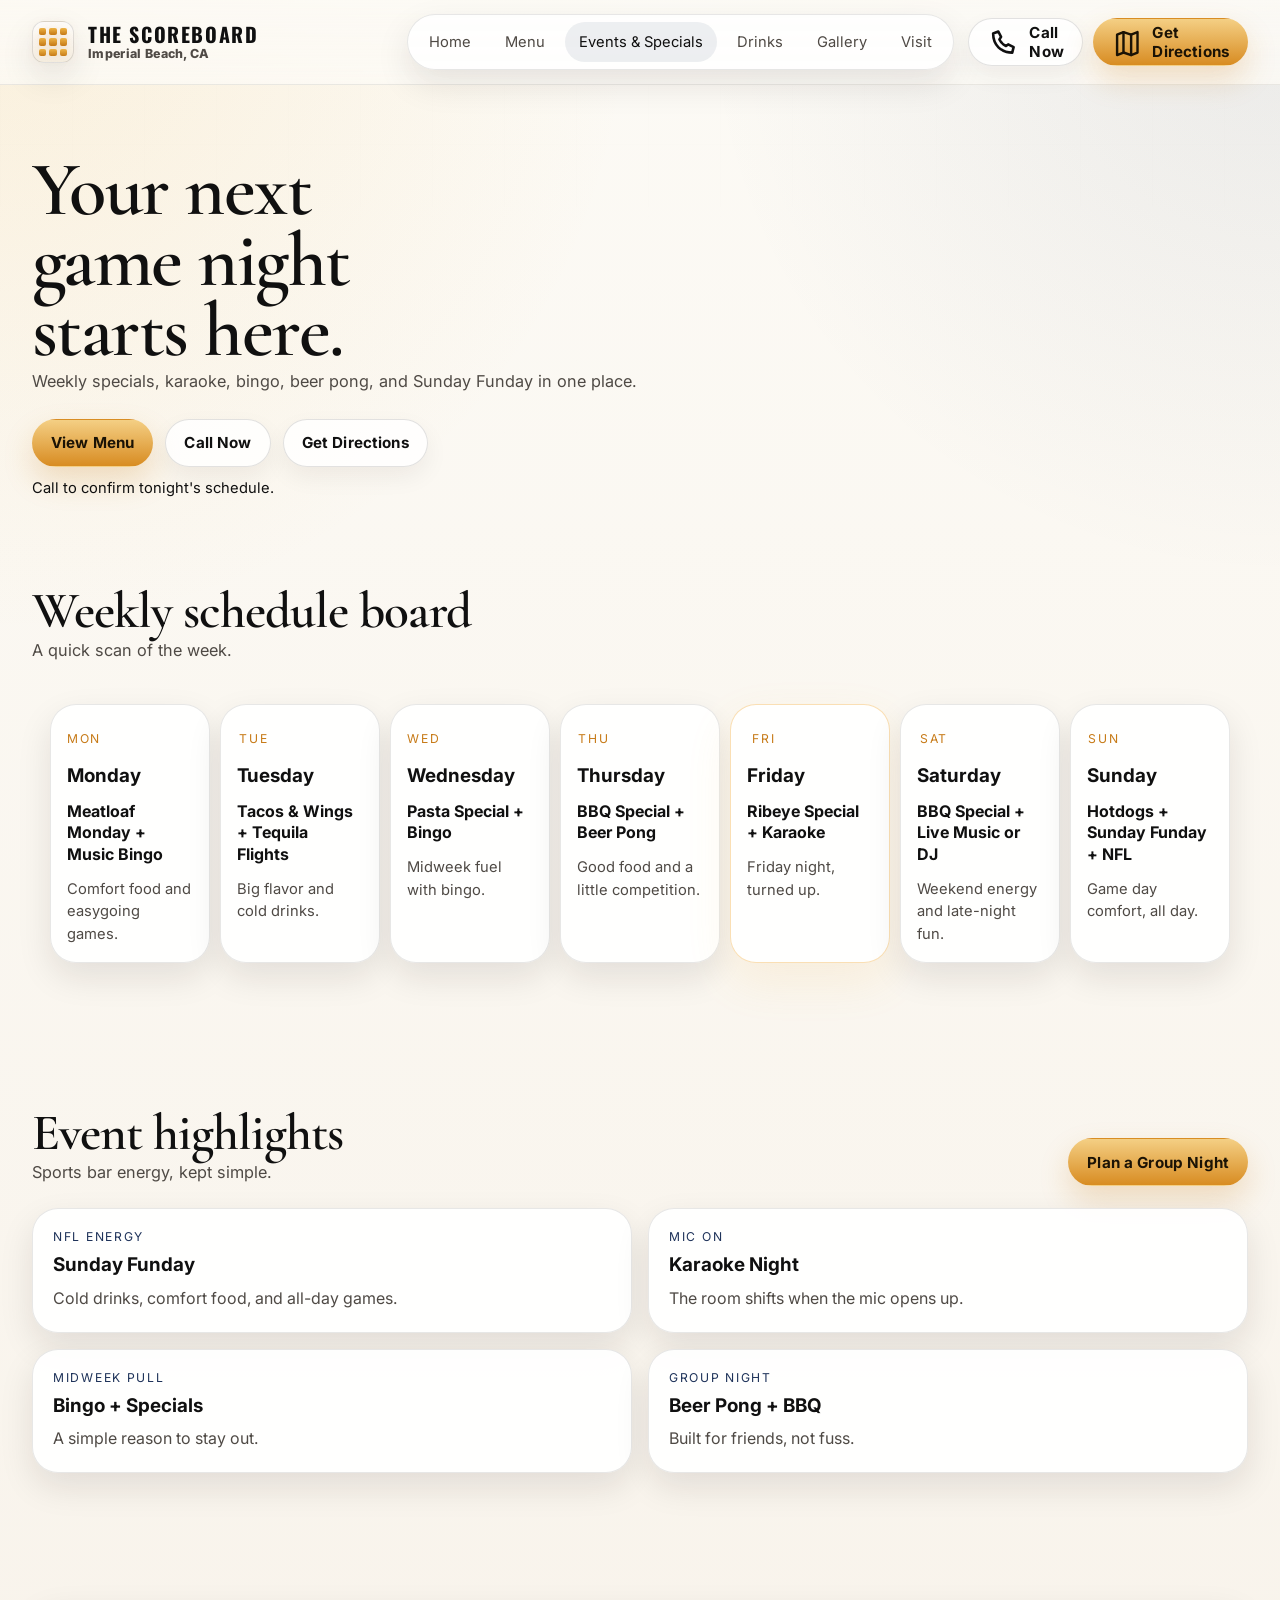
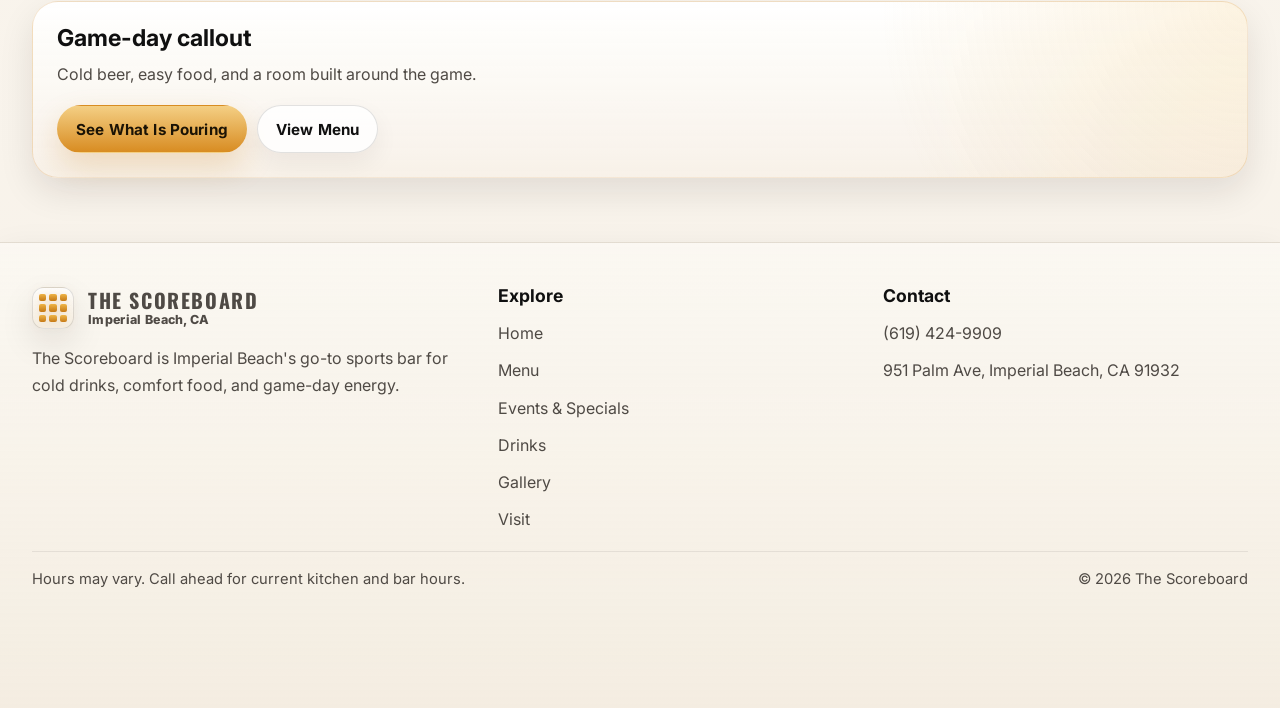
<file: events/index.html>
<!doctype html>
<html lang="en">
  <head>
    <meta charset="utf-8" />
    <meta name="viewport" content="width=device-width, initial-scale=1" />
    <title>Events & Specials | The Scoreboard</title>
    <meta
      name="description"
      content="See weekly specials, karaoke nights, bingo, beer pong, Sunday Funday, and game-day energy at The Scoreboard."
    />
    <meta name="theme-color" content="#fbf8f1" />
    <link rel="stylesheet" href="/styles.css" />
  </head>
  <body data-page="events">
    <div data-header></div>
    <main>
      <section class="page-hero">
        <div class="site-shell">
          <h1>Your next game night starts here.</h1>
          <p class="section-lead">
            Weekly specials, karaoke, bingo, beer pong, and Sunday Funday in one place.
          </p>
          <div class="page-actions">
            <a class="button-accent" href="/menu/">View Menu</a>
            <a class="button" href="tel:+16194249909">Call Now</a>
            <a class="button-ghost" href="/visit/">Get Directions</a>
          </div>
          <div class="center-note">Call to confirm tonight's schedule.</div>
        </div>
      </section>

      <section class="section">
        <div class="site-shell">
          <div class="section-header">
            <div>
              <h2>Weekly schedule board</h2>
              <p class="section-lead">A quick scan of the week.</p>
            </div>
          </div>
          <div class="day-board">
            <div class="week" data-week-board></div>
          </div>
        </div>
      </section>

      <section class="section">
        <div class="site-shell">
          <div class="section-header">
            <div>
              <h2>Event highlights</h2>
              <p class="section-lead">Sports bar energy, kept simple.</p>
            </div>
            <div class="section-actions">
              <a class="button-accent" href="/visit/">Plan a Group Night</a>
            </div>
          </div>
          <div class="section-grid two" data-event-highlights></div>
        </div>
      </section>

      <section class="section">
        <div class="site-shell">
          <div class="banner">
            <h3>Game-day callout</h3>
            <p>Cold beer, easy food, and a room built around the game.</p>
            <div class="button-row">
              <a class="button-accent" href="/drinks/">See What Is Pouring</a>
              <a class="button" href="/menu/">View Menu</a>
            </div>
          </div>
        </div>
      </section>
    </main>
    <div data-footer></div>
    <div data-mobile-cta></div>
    <script type="module" src="/site.js"></script>
    <script type="application/ld+json" data-jsonld>
      {
        "@context": "https://schema.org",
        "@type": ["BarOrPub", "Restaurant"],
        "name": "The Scoreboard",
        "url": "/",
        "telephone": "+1-619-424-9909",
        "address": {
          "@type": "PostalAddress",
          "streetAddress": "951 Palm Ave",
          "addressLocality": "Imperial Beach",
          "addressRegion": "CA",
          "postalCode": "91932",
          "addressCountry": "US"
        }
      }
    </script>
  </body>
</html>
</file>
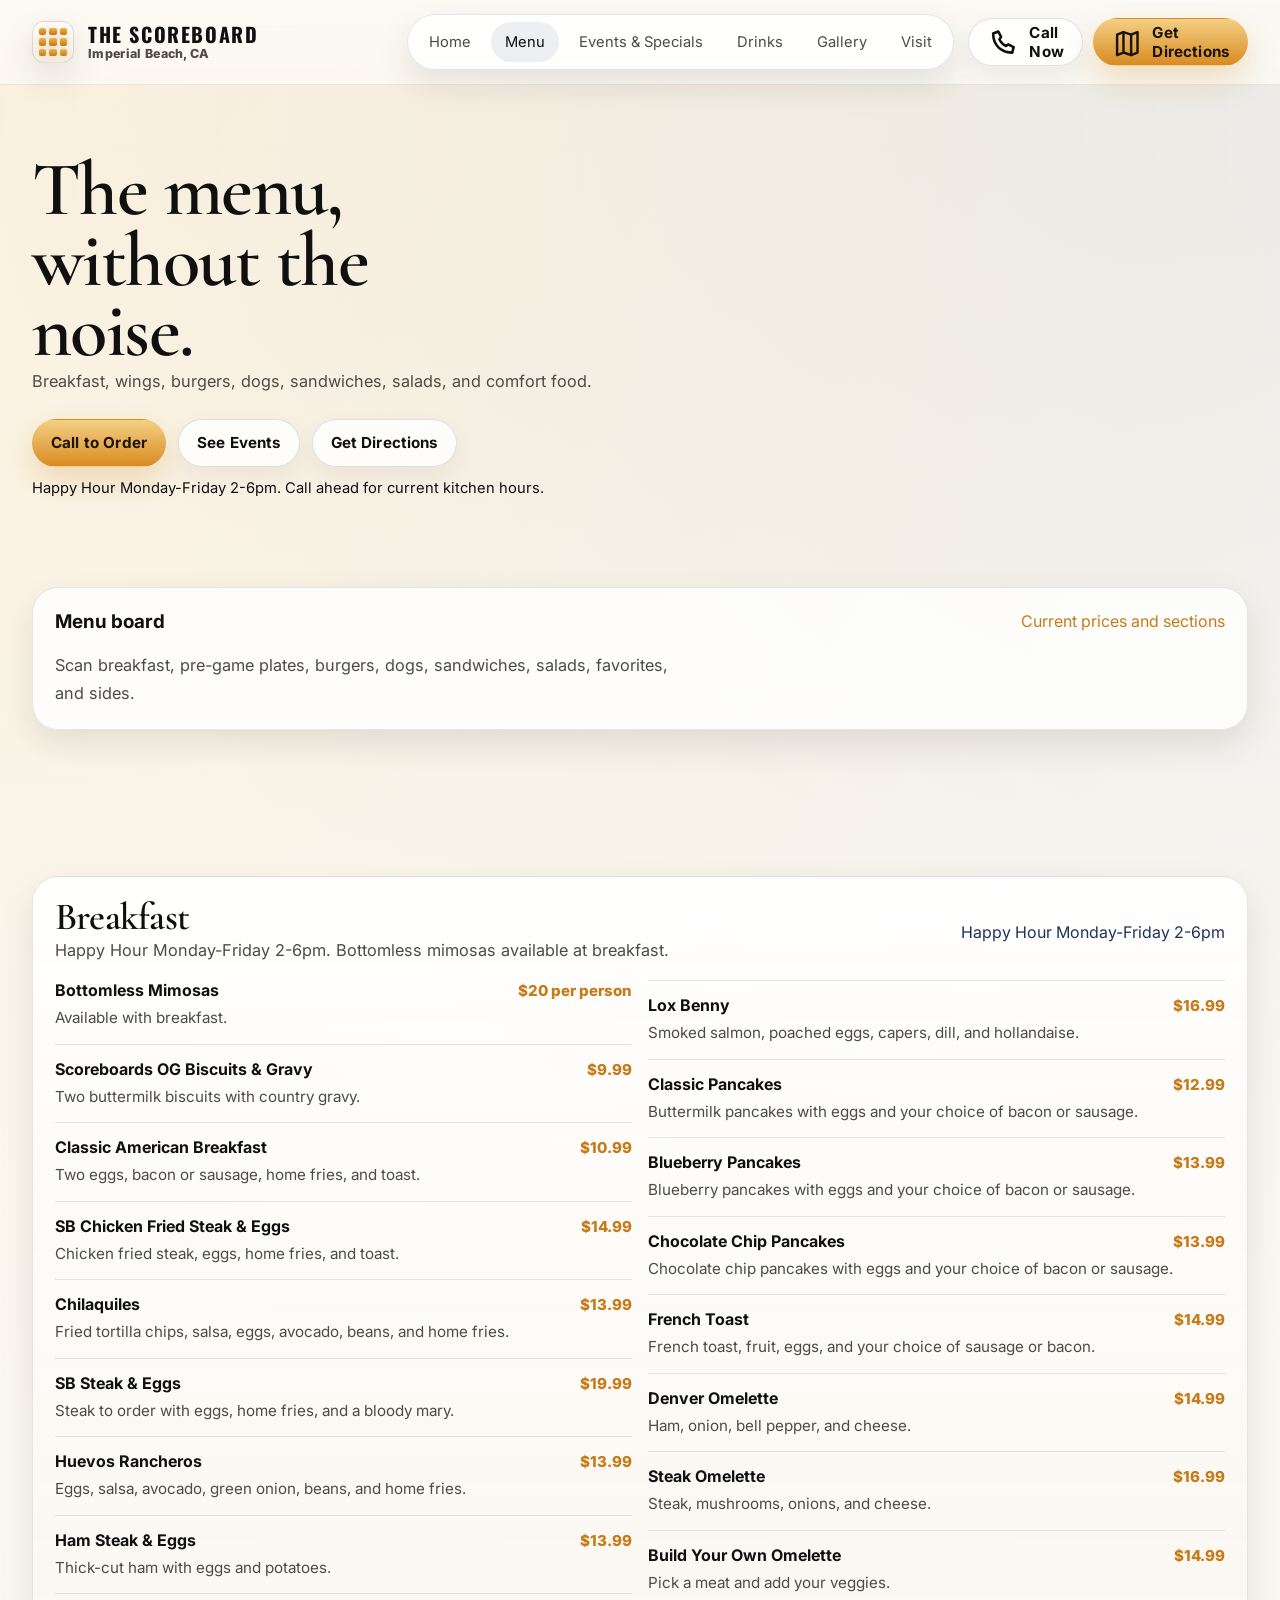
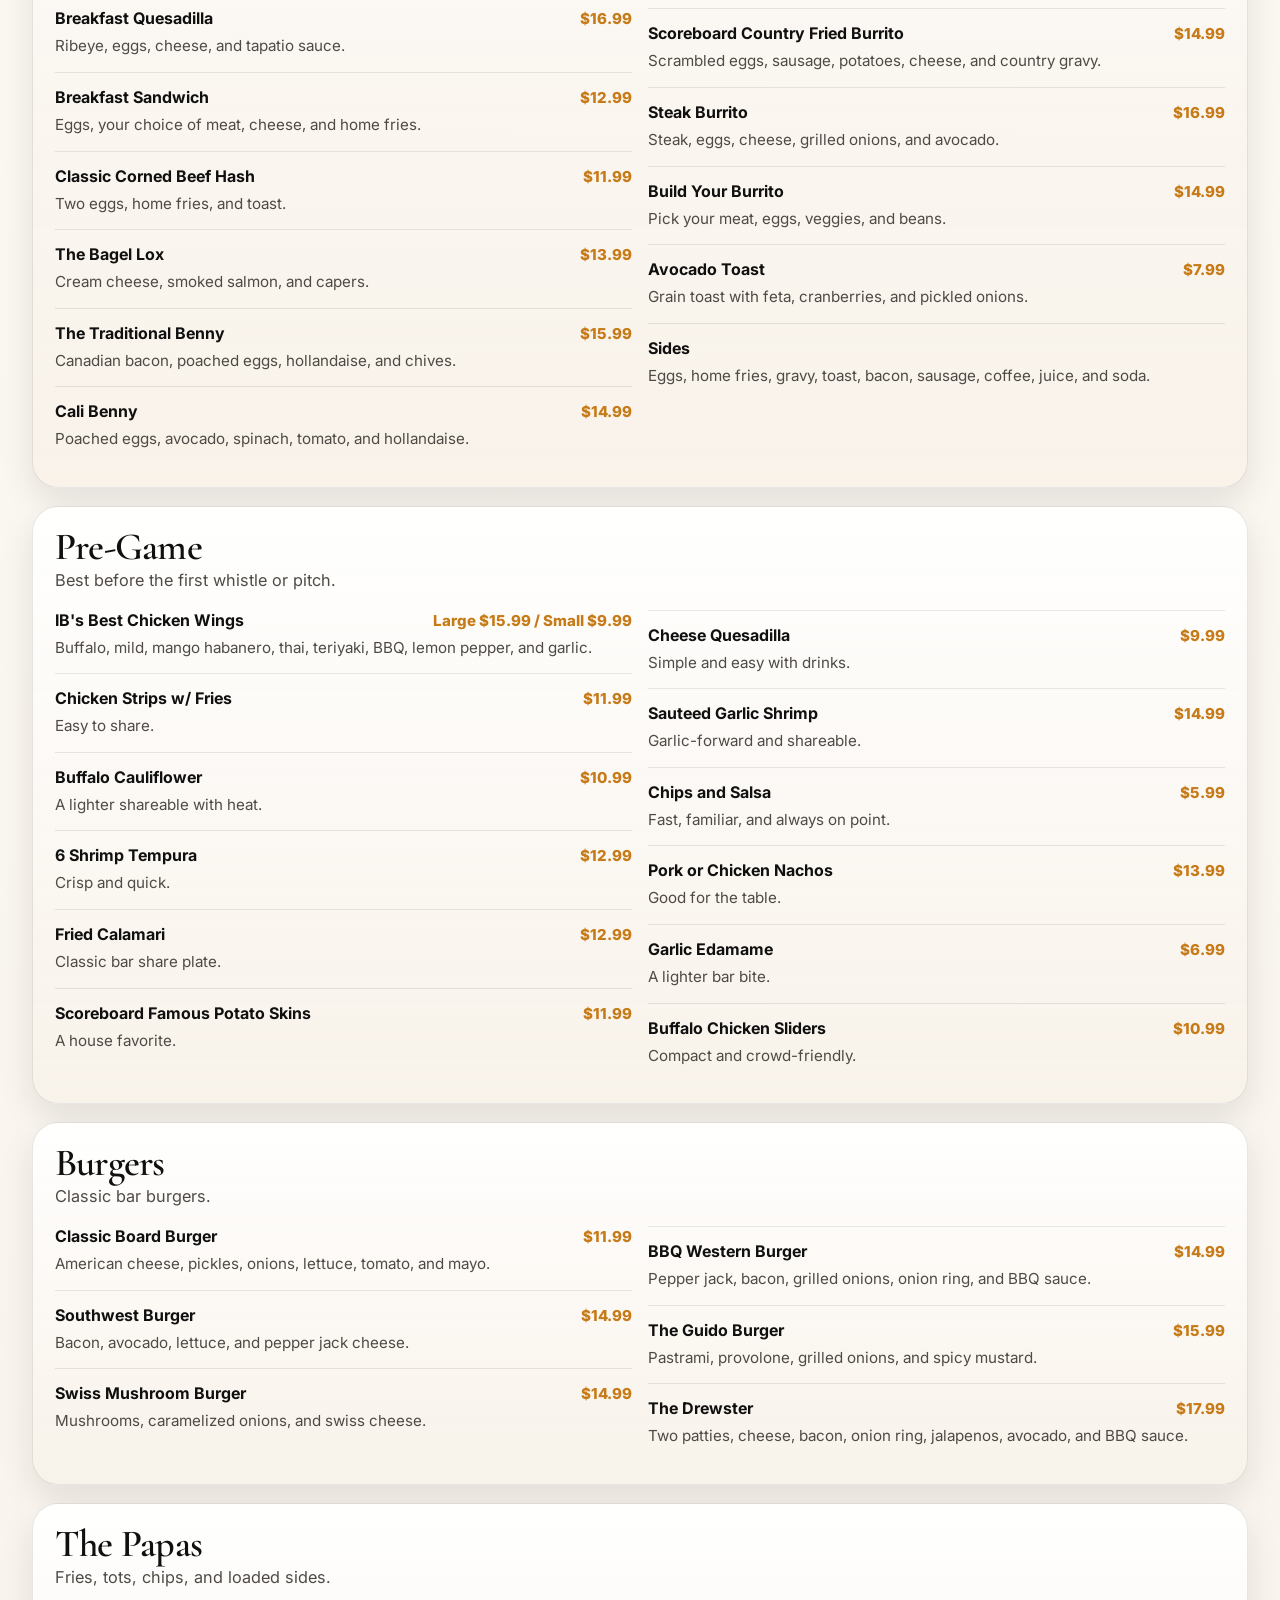
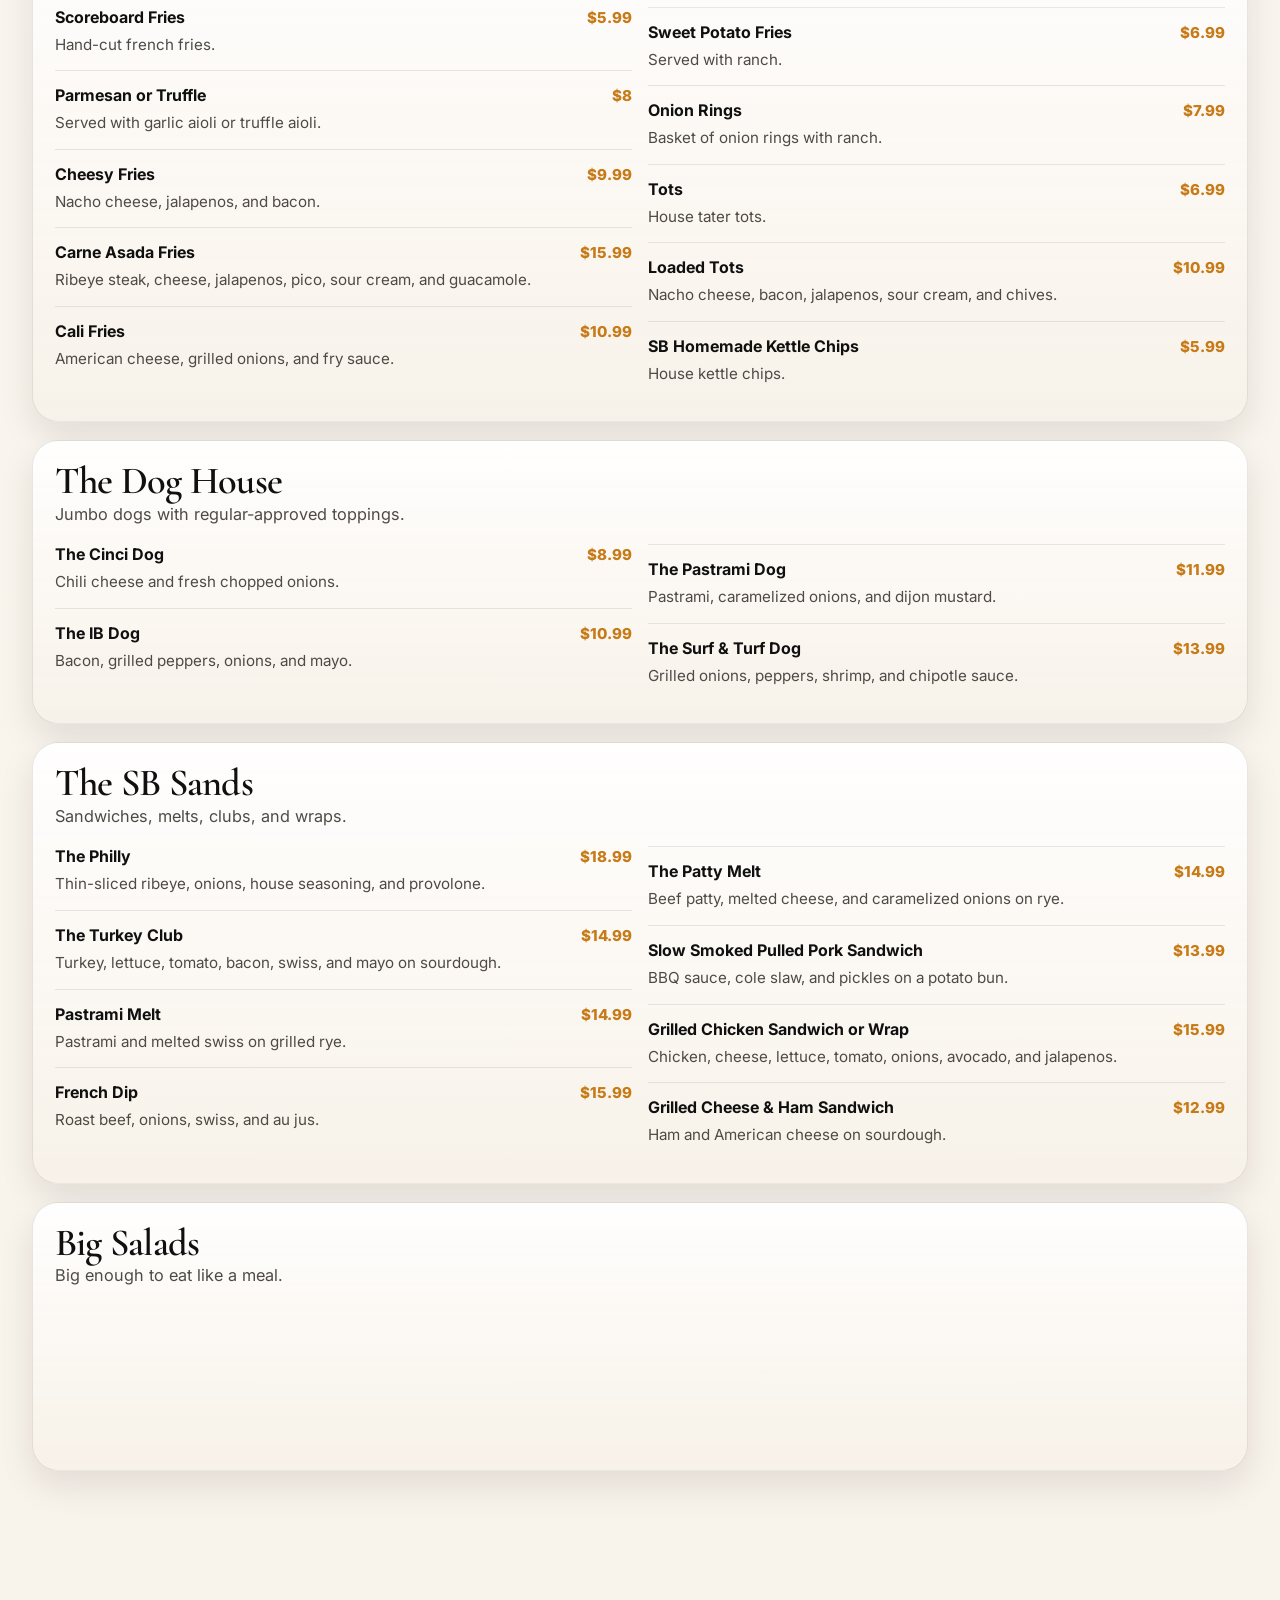
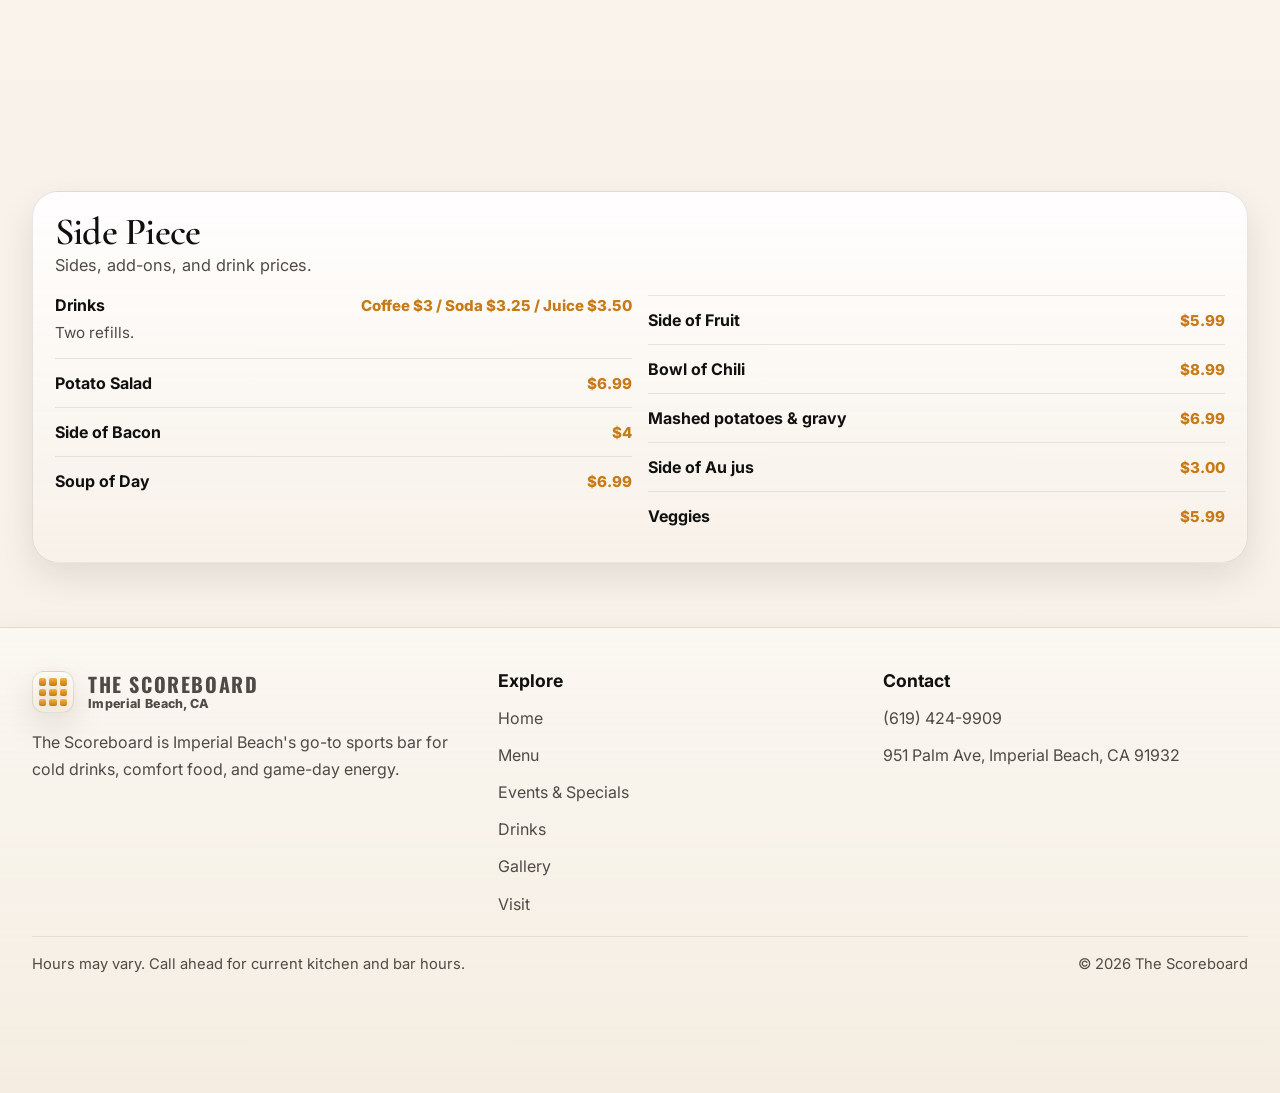
<file: menu/index.html>
<!doctype html>
<html lang="en">
  <head>
    <meta charset="utf-8" />
    <meta name="viewport" content="width=device-width, initial-scale=1" />
    <title>Menu | The Scoreboard</title>
    <meta
      name="description"
      content="Browse starters, wings, sandwiches, salads, specials, and drinks at The Scoreboard in Imperial Beach."
    />
    <meta name="theme-color" content="#fbf8f1" />
    <link rel="stylesheet" href="/styles.css" />
  </head>
  <body data-page="menu">
    <div data-header></div>
    <main>
      <section class="page-hero">
        <div class="site-shell">
          <h1>The menu, without the noise.</h1>
          <p class="section-lead">
            Breakfast, wings, burgers, dogs, sandwiches, salads, and comfort food.
          </p>
          <div class="page-actions">
            <a class="button-accent" href="tel:+16194249909">Call to Order</a>
            <a class="button" href="/events/">See Events</a>
            <a class="button-ghost" href="/visit/">Get Directions</a>
          </div>
          <div class="center-note">Happy Hour Monday-Friday 2-6pm. Call ahead for current kitchen hours.</div>
        </div>
      </section>

      <section class="section">
        <div class="site-shell">
          <div class="panel">
            <div class="panel-header">
              <h3>Menu board</h3>
              <div class="tag">Current prices and sections</div>
            </div>
            <p class="section-lead">Scan breakfast, pre-game plates, burgers, dogs, sandwiches, salads, favorites, and sides.</p>
          </div>
        </div>
      </section>

      <section class="section">
        <div class="site-shell">
          <div data-menu-sections></div>
        </div>
      </section>
    </main>
    <div data-footer></div>
    <div data-mobile-cta></div>
    <script type="module" src="/site.js"></script>
    <script type="application/ld+json" data-jsonld>
      {
        "@context": "https://schema.org",
        "@type": ["BarOrPub", "Restaurant"],
        "name": "The Scoreboard",
        "url": "/",
        "telephone": "+1-619-424-9909",
        "address": {
          "@type": "PostalAddress",
          "streetAddress": "951 Palm Ave",
          "addressLocality": "Imperial Beach",
          "addressRegion": "CA",
          "postalCode": "91932",
          "addressCountry": "US"
        }
      }
    </script>
  </body>
</html>
</file>
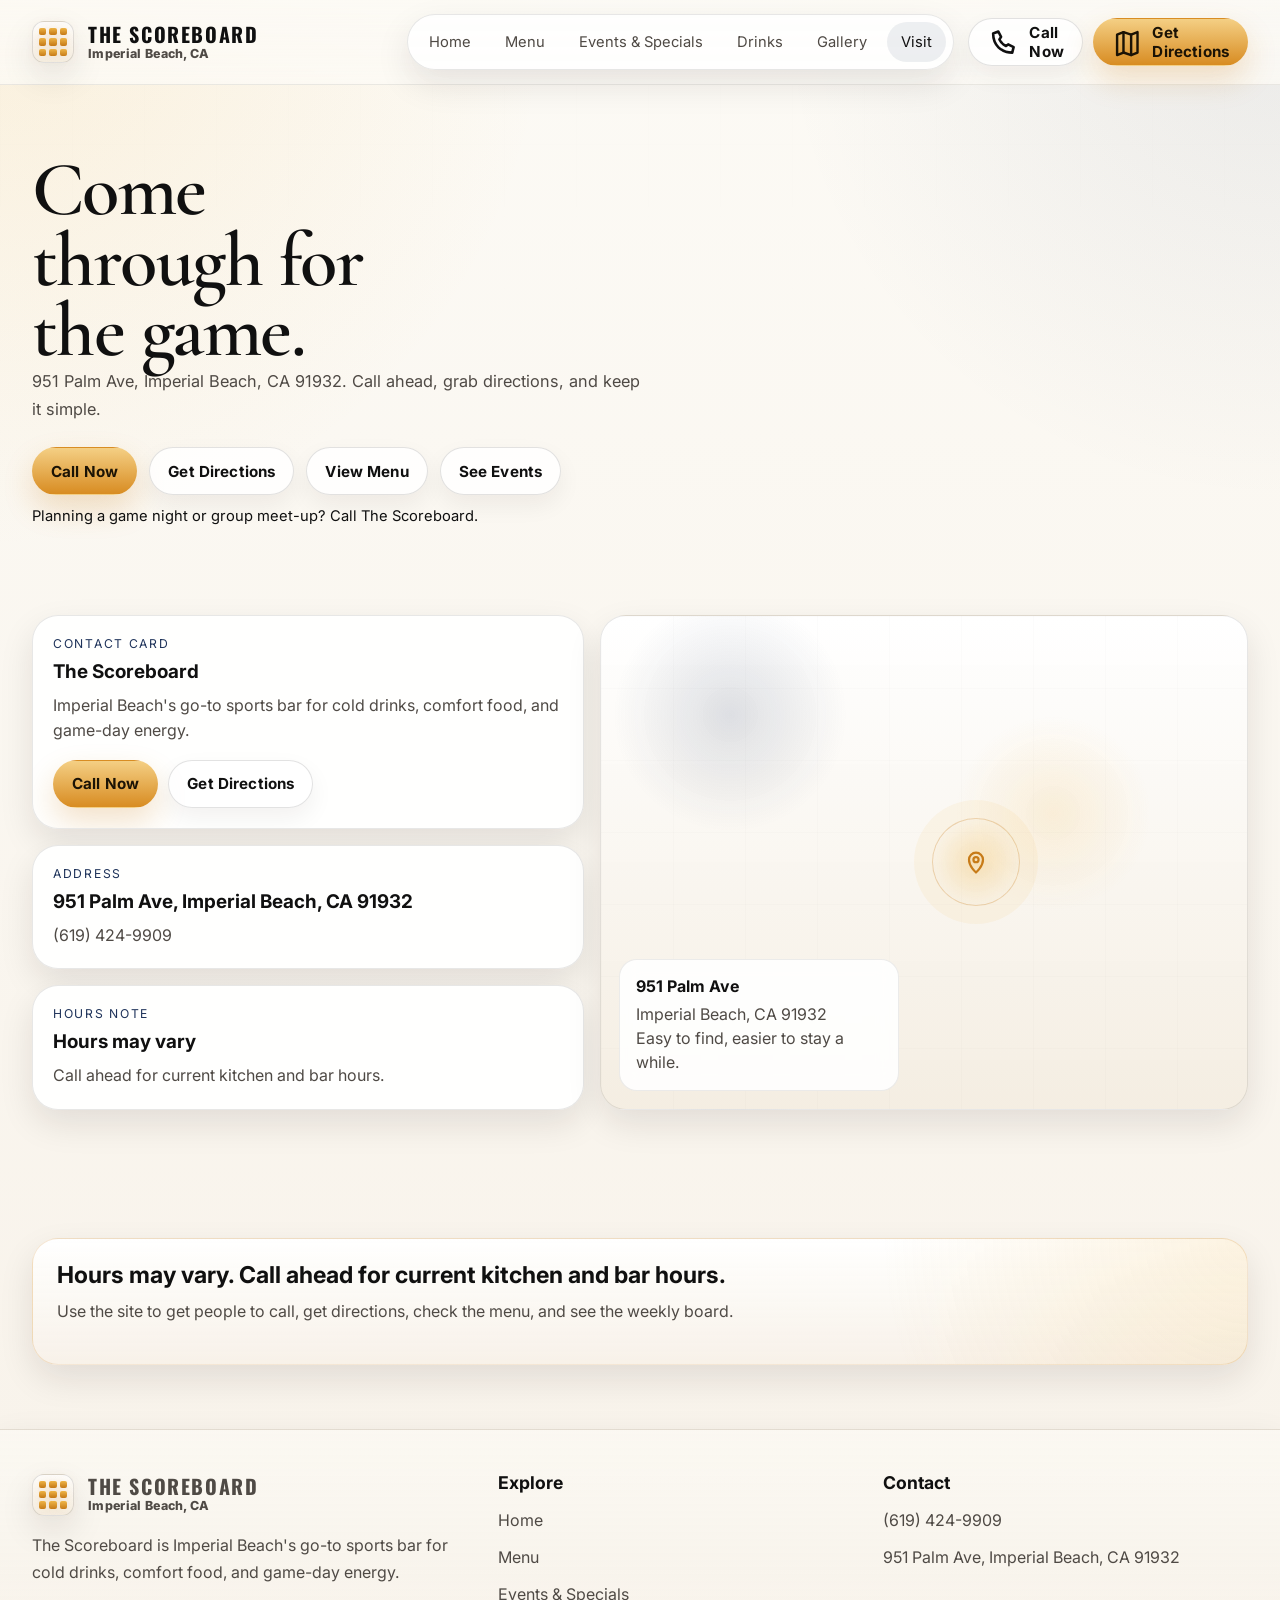
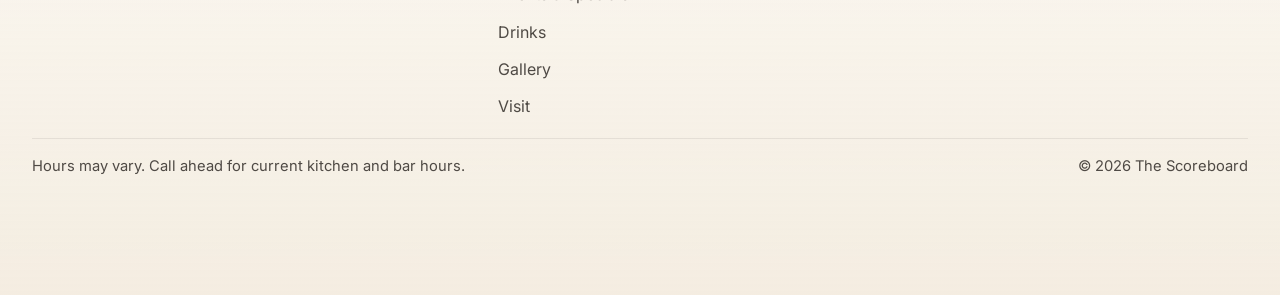
<file: visit/index.html>
<!doctype html>
<html lang="en">
  <head>
    <meta charset="utf-8" />
    <meta name="viewport" content="width=device-width, initial-scale=1" />
    <title>Visit | The Scoreboard</title>
    <meta
      name="description"
      content="Find The Scoreboard at 951 Palm Ave in Imperial Beach, call now, get directions, and plan a group night."
    />
    <meta name="theme-color" content="#fbf8f1" />
    <link rel="stylesheet" href="/styles.css" />
  </head>
  <body data-page="visit">
    <div data-header></div>
    <main>
      <section class="page-hero">
        <div class="site-shell">
          <h1>Come through for the game.</h1>
          <p class="section-lead">
            951 Palm Ave, Imperial Beach, CA 91932. Call ahead, grab directions, and keep it simple.
          </p>
          <div class="page-actions">
            <a class="button-accent" href="tel:+16194249909">Call Now</a>
            <a class="button" href="https://www.google.com/maps/search/?api=1&query=951+Palm+Ave+Imperial+Beach+CA+91932">Get Directions</a>
            <a class="button-ghost" href="/menu/">View Menu</a>
            <a class="button-ghost" href="/events/">See Events</a>
          </div>
          <div class="center-note">Planning a game night or group meet-up? Call The Scoreboard.</div>
        </div>
      </section>

      <section class="section">
        <div class="site-shell visit-layout">
          <div class="stack">
            <article class="visit-card" data-reveal>
              <div class="tag">Contact card</div>
              <h3>The Scoreboard</h3>
              <p>Imperial Beach's go-to sports bar for cold drinks, comfort food, and game-day energy.</p>
              <div class="button-row" style="margin-top: 16px;">
                <a class="button-accent" href="tel:+16194249909">Call Now</a>
                <a class="button" href="https://www.google.com/maps/search/?api=1&query=951+Palm+Ave+Imperial+Beach+CA+91932">Get Directions</a>
              </div>
            </article>
            <article class="visit-card" data-reveal>
              <div class="tag">Address</div>
              <h3>951 Palm Ave, Imperial Beach, CA 91932</h3>
              <p>(619) 424-9909</p>
            </article>
            <div data-hours-note></div>
          </div>
          <div class="map-frame" data-reveal>
            <div class="map-grid" aria-hidden="true"></div>
            <div class="map-pin" aria-hidden="true">
              <svg viewBox="0 0 24 24" fill="none" stroke="currentColor" stroke-width="1.9" stroke-linecap="round" stroke-linejoin="round">
                <path d="M12 21s6-5.2 6-11a6 6 0 1 0-12 0c0 5.8 6 11 6 11Z"></path>
                <circle cx="12" cy="10" r="2.2"></circle>
              </svg>
            </div>
            <div class="map-label">
              <strong>951 Palm Ave</strong>
              <span>Imperial Beach, CA 91932<br />Easy to find, easier to stay a while.</span>
            </div>
          </div>
        </div>
      </section>

      <section class="section">
        <div class="site-shell">
          <div class="banner">
            <h3>Hours may vary. Call ahead for current kitchen and bar hours.</h3>
            <p>Use the site to get people to call, get directions, check the menu, and see the weekly board.</p>
          </div>
        </div>
      </section>
    </main>
    <div data-footer></div>
    <div data-mobile-cta></div>
    <script type="module" src="/site.js"></script>
    <script type="application/ld+json" data-jsonld>
      {
        "@context": "https://schema.org",
        "@type": ["BarOrPub", "Restaurant"],
        "name": "The Scoreboard",
        "url": "/",
        "telephone": "+1-619-424-9909",
        "address": {
          "@type": "PostalAddress",
          "streetAddress": "951 Palm Ave",
          "addressLocality": "Imperial Beach",
          "addressRegion": "CA",
          "postalCode": "91932",
          "addressCountry": "US"
        }
      }
    </script>
  </body>
</html>
</file>
<file: styles.css>
@import url("https://fonts.googleapis.com/css2?family=Inter:wght@400;500;600;700;800&family=Cormorant+Garamond:wght@500;600;700&family=Oswald:wght@400;500;600;700&display=swap");

:root {
  color-scheme: light;
  --bg: #fcfaf5;
  --bg-2: #f3ede1;
  --panel: rgba(255, 255, 255, 0.82);
  --panel-strong: rgba(255, 255, 255, 0.96);
  --line: rgba(19, 19, 19, 0.1);
  --line-strong: rgba(19, 19, 19, 0.18);
  --text: #101010;
  --muted: #4f4a45;
  --muted-2: #7d746a;
  --accent: #c77b18;
  --accent-2: #efb648;
  --blue: #1f335a;
  --shadow: 0 28px 70px rgba(32, 24, 16, 0.14);
  --shadow-soft: 0 14px 34px rgba(32, 24, 16, 0.1);
  --radius-xl: 34px;
  --radius-lg: 26px;
  --radius-md: 18px;
  --radius-sm: 14px;
  --max: 1220px;
  --shell: clamp(18px, 3vw, 32px);
}

*,
*::before,
*::after {
  box-sizing: border-box;
}

html {
  scroll-behavior: smooth;
}

body {
  margin: 0;
  min-height: 100vh;
  background:
    radial-gradient(circle at top left, rgba(239, 182, 72, 0.12), transparent 28%),
    radial-gradient(circle at top right, rgba(31, 51, 90, 0.08), transparent 24%),
    radial-gradient(circle at 50% 0%, rgba(255, 255, 255, 0.55), transparent 40%),
    linear-gradient(180deg, #fcfaf5 0%, #f3ede1 44%, #f7f1e8 100%);
  color: var(--text);
  font-family: "Inter", system-ui, sans-serif;
  letter-spacing: 0;
  -webkit-font-smoothing: antialiased;
  text-rendering: optimizeLegibility;
}

body::before {
  content: "";
  position: fixed;
  inset: 0;
  pointer-events: none;
  opacity: 0.22;
  background-image:
    linear-gradient(rgba(255, 255, 255, 0.035) 1px, transparent 1px),
    linear-gradient(90deg, rgba(255, 255, 255, 0.035) 1px, transparent 1px);
  background-size: 72px 72px;
  mask-image: linear-gradient(180deg, rgba(0, 0, 0, 0.9), transparent 82%);
}

a {
  color: inherit;
  text-decoration: none;
}

img {
  display: block;
  max-width: 100%;
}

button,
input,
textarea,
select {
  font: inherit;
}

::selection {
  background: rgba(242, 178, 77, 0.3);
  color: var(--text);
}

.site-shell {
  width: min(var(--max), calc(100vw - (var(--shell) * 2)));
  margin-inline: auto;
}

.site-header {
  position: sticky;
  top: 0;
  z-index: 40;
  border-bottom: 1px solid rgba(19, 19, 19, 0.08);
  backdrop-filter: blur(18px);
  background: linear-gradient(180deg, rgba(252, 250, 245, 0.92), rgba(252, 250, 245, 0.72));
}

.header-inner {
  min-height: 84px;
  display: flex;
  align-items: center;
  justify-content: space-between;
  gap: 18px;
}

.brand {
  display: inline-flex;
  align-items: center;
  gap: 14px;
  font-weight: 800;
  letter-spacing: 0.02em;
}

.brand strong {
  display: block;
  font-family: "Oswald", "Arial Narrow", sans-serif;
  font-size: 1.25rem;
  line-height: 1;
  text-transform: uppercase;
  letter-spacing: 0.08em;
}

.brand small {
  display: block;
  margin-top: 4px;
  color: var(--muted);
  font-size: 0.78rem;
  line-height: 1;
}

.brand-mark {
  width: 42px;
  height: 42px;
  display: grid;
  grid-template-columns: repeat(3, 1fr);
  gap: 3px;
  padding: 6px;
  border: 1px solid var(--line-strong);
  border-radius: 12px;
  background: linear-gradient(180deg, rgba(255, 255, 255, 0.08), rgba(255, 255, 255, 0.02));
  box-shadow: var(--shadow-soft);
}

.brand-mark span {
  border-radius: 2px;
  background: linear-gradient(180deg, var(--accent-2), var(--accent));
  box-shadow: 0 0 14px rgba(242, 178, 77, 0.4);
}

.header-tools {
  display: flex;
  align-items: center;
  gap: 14px;
}

.desktop-nav {
  display: flex;
  align-items: center;
  gap: 6px;
  padding: 7px;
  border: 1px solid var(--line);
  border-radius: 999px;
  background: rgba(255, 255, 255, 0.03);
}

.desktop-nav a {
  padding: 11px 14px;
  border-radius: 999px;
  color: var(--muted);
  font-size: 0.92rem;
  transition: background 180ms ease, color 180ms ease, transform 180ms ease;
}

.desktop-nav a:hover,
.desktop-nav a[aria-current="page"] {
  color: var(--text);
  background: rgba(255, 255, 255, 0.06);
}

.nav-actions {
  display: flex;
  align-items: center;
  gap: 10px;
}

.button,
.button-ghost,
.button-accent,
.mobile-action {
  display: inline-flex;
  align-items: center;
  justify-content: center;
  gap: 10px;
  border-radius: 999px;
  border: 1px solid transparent;
  min-height: 48px;
  padding: 0 18px;
  font-weight: 700;
  font-size: 0.95rem;
  letter-spacing: 0.01em;
  transition: transform 180ms ease, background 180ms ease, border-color 180ms ease, box-shadow 180ms ease, color 180ms ease;
}

.button-accent {
  background: linear-gradient(180deg, var(--accent-2), var(--accent));
  color: #111827;
  box-shadow: 0 12px 34px rgba(242, 178, 77, 0.26);
}

.button-accent:hover,
.button-ghost:hover,
.button:hover,
.mobile-action:hover,
.desktop-nav a:hover {
  transform: translateY(-1px);
}

.button-ghost {
  border-color: var(--line-strong);
  background: rgba(255, 255, 255, 0.03);
  color: var(--text);
}

.button {
  border-color: var(--line-strong);
  background: rgba(255, 255, 255, 0.04);
  color: var(--text);
}

.menu-toggle {
  display: none;
}

.mobile-nav {
  display: none;
  position: relative;
}

.mobile-nav summary {
  list-style: none;
  cursor: pointer;
  min-height: 46px;
  display: inline-flex;
  align-items: center;
  gap: 8px;
  padding: 0 16px;
  border-radius: 999px;
  border: 1px solid var(--line-strong);
  background: rgba(255, 255, 255, 0.04);
  color: var(--text);
  font-weight: 700;
}

.mobile-nav summary::-webkit-details-marker {
  display: none;
}

.mobile-nav-panel {
  position: absolute;
  top: calc(100% + 12px);
  right: 0;
  min-width: 240px;
  padding: 12px;
  border: 1px solid var(--line);
  border-radius: 20px;
  background: rgba(8, 14, 24, 0.98);
  box-shadow: var(--shadow);
}

.mobile-nav-panel a {
  display: block;
  padding: 12px 14px;
  border-radius: 14px;
  color: var(--muted);
}

.mobile-nav-panel a:hover,
.mobile-nav-panel a[aria-current="page"] {
  color: var(--text);
  background: rgba(255, 255, 255, 0.06);
}

.hero,
.section {
  padding: clamp(32px, 5vw, 70px) 0;
}

.hero {
  position: relative;
  overflow: clip;
}

.hero::before {
  content: "";
  position: absolute;
  inset: 0;
  background:
    radial-gradient(circle at 25% 15%, rgba(242, 178, 77, 0.12), transparent 20%),
    radial-gradient(circle at 80% 10%, rgba(96, 165, 250, 0.12), transparent 18%);
  pointer-events: none;
}

.hero-grid {
  display: grid;
  grid-template-columns: minmax(0, 1.05fr) minmax(380px, 0.95fr);
  gap: clamp(26px, 4vw, 48px);
  align-items: center;
}

.eyebrow {
  display: inline-flex;
  align-items: center;
  gap: 8px;
  padding: 8px 14px;
  border: 1px solid var(--line);
  border-radius: 999px;
  color: var(--muted);
  background: rgba(255, 255, 255, 0.03);
  font-size: 0.85rem;
}

.hero h1,
.page-hero h1,
.section h2 {
  margin: 0;
  font-family: "Oswald", "Arial Narrow", sans-serif;
  font-weight: 600;
  text-transform: uppercase;
  letter-spacing: 0.03em;
}

.hero h1 {
  max-width: 11ch;
  margin-top: 18px;
  font-size: clamp(3.4rem, 7vw, 6.8rem);
  line-height: 0.88;
}

.hero-copy p,
.page-hero p,
.section-lead {
  margin: 0;
  max-width: 62ch;
  color: var(--muted);
  line-height: 1.72;
  font-size: 1.02rem;
}

.hero-copy p {
  margin-top: 20px;
  max-width: 50ch;
  font-size: 1.05rem;
}

.hero-actions,
.section-actions,
.page-actions {
  display: flex;
  flex-wrap: wrap;
  gap: 12px;
  margin-top: 28px;
}

.button-row {
  display: flex;
  flex-wrap: wrap;
  gap: 10px;
}

.hero-meta {
  display: grid;
  grid-template-columns: repeat(3, minmax(0, 1fr));
  gap: 12px;
  margin-top: 26px;
}

.meta-card,
.panel,
.score-card,
.menu-card,
.tap-card,
.reason-card,
.proof-card,
.event-card,
.gallery-card,
.visit-card,
.board-card,
.day-card {
  border: 1px solid var(--line);
  background: linear-gradient(180deg, rgba(255, 255, 255, 0.055), rgba(255, 255, 255, 0.02));
  box-shadow: var(--shadow-soft);
}

.meta-card {
  padding: 16px 18px;
  border-radius: 20px;
}

.meta-card span {
  display: block;
  color: var(--muted-2);
  font-size: 0.76rem;
  text-transform: uppercase;
  letter-spacing: 0.12em;
}

.meta-card strong {
  display: block;
  margin-top: 8px;
  font-size: 0.98rem;
}

.hero-media {
  position: relative;
}

.media-frame {
  position: relative;
  overflow: clip;
  min-height: 640px;
  border: 1px solid var(--line);
  border-radius: var(--radius-xl);
  background: linear-gradient(180deg, rgba(255, 255, 255, 0.06), rgba(255, 255, 255, 0.02));
  box-shadow: var(--shadow);
}

.media-frame img {
  width: 100%;
  height: 100%;
  min-height: 640px;
  object-fit: cover;
  filter: saturate(1.06) contrast(1.05);
  transform: scale(1.02);
}

.media-frame::after {
  content: "";
  position: absolute;
  inset: 0;
  background:
    linear-gradient(180deg, rgba(3, 8, 13, 0.15), rgba(3, 8, 13, 0.7)),
    radial-gradient(circle at 50% 15%, rgba(96, 165, 250, 0.16), transparent 30%),
    radial-gradient(circle at 80% 80%, rgba(242, 178, 77, 0.18), transparent 30%);
  pointer-events: none;
}

.hero-stage {
  position: absolute;
  inset: auto 22px 22px 22px;
  display: grid;
  gap: 12px;
}

.scoreboard-ticker,
.ticker-track {
  overflow: hidden;
  display: flex;
  gap: 12px;
  padding: 12px 14px;
  border-radius: 18px;
  border: 1px solid rgba(255, 255, 255, 0.12);
  background: rgba(5, 10, 16, 0.7);
  backdrop-filter: blur(10px);
}

.ticker-track {
  width: max-content;
  min-width: 100%;
  animation: ticker 28s linear infinite;
}

.ticker-pill {
  display: inline-flex;
  align-items: center;
  gap: 8px;
  white-space: nowrap;
  padding: 9px 12px;
  border-radius: 999px;
  background: rgba(255, 255, 255, 0.05);
  color: var(--text);
  font-size: 0.84rem;
  letter-spacing: 0.02em;
}

.ticker-pill b {
  color: var(--accent-2);
}

.hero-info {
  display: grid;
  gap: 12px;
  grid-template-columns: 1.1fr 0.9fr;
}

.hero-callout {
  display: grid;
  gap: 8px;
  padding: 20px;
  border-radius: 22px;
  background: linear-gradient(180deg, rgba(8, 16, 27, 0.92), rgba(8, 16, 27, 0.7));
  border: 1px solid rgba(255, 255, 255, 0.1);
}

.hero-callout .label {
  color: var(--muted-2);
  font-size: 0.74rem;
  text-transform: uppercase;
  letter-spacing: 0.14em;
}

.hero-callout strong {
  font-size: 1.05rem;
}

.hero-callout span {
  color: var(--muted);
  line-height: 1.5;
}

.section h2 {
  font-size: clamp(2rem, 4vw, 3.4rem);
  line-height: 0.96;
}

.section-header {
  display: flex;
  flex-wrap: wrap;
  align-items: end;
  justify-content: space-between;
  gap: 18px;
  margin-bottom: 22px;
}

.section-header .section-lead {
  max-width: 62ch;
}

.section-grid {
  display: grid;
  gap: 16px;
}

.section-grid.two {
  grid-template-columns: repeat(2, minmax(0, 1fr));
}

.section-grid.three {
  grid-template-columns: repeat(3, minmax(0, 1fr));
}

.section-grid.four {
  grid-template-columns: repeat(4, minmax(0, 1fr));
}

.section-grid.five {
  grid-template-columns: repeat(5, minmax(0, 1fr));
}

.score-card,
.reason-card,
.menu-card,
.tap-card,
.proof-card,
.event-card,
.gallery-card,
.visit-card,
.board-card,
.day-card {
  position: relative;
  overflow: clip;
  border-radius: var(--radius-lg);
}

.score-card {
  padding: 22px;
}

.score-card .day {
  color: var(--accent-2);
  font-size: 0.76rem;
  text-transform: uppercase;
  letter-spacing: 0.16em;
}

.score-card h3,
.reason-card h3,
.menu-card h3,
.tap-card h3,
.proof-card h3,
.event-card h3,
.gallery-card h3,
.visit-card h3,
.board-card h3,
.day-card h3 {
  margin: 10px 0 0;
  font-size: 1.18rem;
  line-height: 1.15;
}

.score-card p,
.reason-card p,
.menu-card p,
.tap-card p,
.proof-card p,
.event-card p,
.gallery-card p,
.visit-card p,
.board-card p,
.day-card p {
  margin: 10px 0 0;
  color: var(--muted);
  line-height: 1.6;
}

.score-card ul,
.menu-card ul,
.tap-card ul,
.event-card ul {
  margin: 14px 0 0;
  padding: 0;
  list-style: none;
  display: grid;
  gap: 8px;
}

.score-card li,
.menu-card li,
.tap-card li,
.event-card li {
  display: flex;
  align-items: center;
  gap: 10px;
  color: var(--text);
  font-size: 0.94rem;
}

.dot {
  width: 8px;
  height: 8px;
  border-radius: 999px;
  background: var(--accent);
  box-shadow: 0 0 0 5px rgba(242, 178, 77, 0.11);
  flex: 0 0 auto;
}

.reason-card,
.proof-card,
.menu-card,
.tap-card,
.event-card,
.visit-card {
  padding: 20px;
}

.reason-card {
  min-height: 160px;
}

.reason-icon,
.card-icon {
  width: 40px;
  height: 40px;
  display: grid;
  place-items: center;
  border-radius: 14px;
  background: rgba(255, 255, 255, 0.05);
  border: 1px solid rgba(255, 255, 255, 0.07);
  color: var(--accent-2);
}

.reason-icon svg,
.card-icon svg {
  width: 20px;
  height: 20px;
}

.menu-card .tag,
.tap-card .tag,
.event-card .tag,
.proof-card .tag,
.gallery-card .tag,
.visit-card .tag,
.day-card .tag {
  color: var(--muted-2);
  font-size: 0.76rem;
  text-transform: uppercase;
  letter-spacing: 0.14em;
}

.menu-card .cost,
.tap-card .cost {
  display: inline-flex;
  align-items: center;
  gap: 8px;
  margin-top: 14px;
  padding: 8px 12px;
  border-radius: 999px;
  background: rgba(255, 255, 255, 0.05);
  border: 1px solid rgba(255, 255, 255, 0.07);
  color: var(--accent-2);
  font-size: 0.82rem;
}

.menu-card img,
.gallery-card img,
.hero-thumb img {
  width: 100%;
  height: 100%;
  object-fit: cover;
}

.menu-card .thumb,
.tap-card .thumb,
.gallery-card .thumb,
.visit-card .thumb {
  margin: -20px -20px 18px;
  border-bottom: 1px solid rgba(255, 255, 255, 0.06);
  aspect-ratio: 4 / 3;
  overflow: hidden;
  position: relative;
}

.menu-card .thumb::after,
.tap-card .thumb::after,
.gallery-card .thumb::after,
.visit-card .thumb::after {
  content: "";
  position: absolute;
  inset: 0;
  background: linear-gradient(180deg, rgba(0, 0, 0, 0.04), rgba(0, 0, 0, 0.28));
}

.menu-card .thumb.small,
.tap-card .thumb.small {
  aspect-ratio: 16 / 11;
}

.panel {
  padding: 22px;
  border-radius: var(--radius-lg);
}

.panel-header {
  display: flex;
  align-items: center;
  justify-content: space-between;
  gap: 16px;
  margin-bottom: 18px;
}

.panel-header h3 {
  margin: 0;
  font-size: 1.18rem;
}

.menu-section {
  margin-top: 18px;
  padding: 22px;
  border: 1px solid var(--line);
  border-radius: var(--radius-lg);
  background: linear-gradient(180deg, rgba(255, 255, 255, 0.045), rgba(255, 255, 255, 0.018));
  box-shadow: var(--shadow-soft);
}

.menu-section .section-header {
  margin-bottom: 16px;
  align-items: center;
}

.menu-section .section-header h2 {
  margin: 0;
}

.menu-list {
  columns: 2 360px;
  column-gap: 16px;
}

.menu-row {
  break-inside: avoid;
  padding: 14px 0;
  border-top: 1px solid rgba(255, 255, 255, 0.08);
}

.menu-row:first-child {
  border-top: 0;
  padding-top: 0;
}

.menu-row-head {
  display: flex;
  align-items: baseline;
  justify-content: space-between;
  gap: 16px;
}

.menu-row h3 {
  margin: 0;
  font-family: "Inter", system-ui, sans-serif;
  font-size: 1rem;
  font-weight: 700;
  line-height: 1.25;
  text-transform: none;
  letter-spacing: 0;
}

.menu-row .price {
  color: var(--accent-2);
  font-size: 0.94rem;
  font-weight: 800;
  white-space: nowrap;
}

.menu-row p {
  margin: 6px 0 0;
  color: var(--muted);
  line-height: 1.55;
  font-size: 0.95rem;
}

.chips,
.filters {
  display: flex;
  flex-wrap: wrap;
  gap: 10px;
}

.chip,
.filter-chip {
  display: inline-flex;
  align-items: center;
  justify-content: center;
  min-height: 42px;
  padding: 0 14px;
  border-radius: 999px;
  border: 1px solid rgba(255, 255, 255, 0.1);
  background: rgba(255, 255, 255, 0.03);
  color: var(--muted);
  cursor: pointer;
  transition: background 180ms ease, color 180ms ease, border-color 180ms ease, transform 180ms ease;
}

.chip:hover,
.filter-chip:hover,
.chip.is-active,
.filter-chip.is-active {
  background: rgba(242, 178, 77, 0.12);
  color: var(--text);
  border-color: rgba(242, 178, 77, 0.35);
}

.search-row {
  display: grid;
  grid-template-columns: 1fr auto;
  gap: 10px;
  margin: 18px 0 0;
}

.search-row input {
  width: 100%;
  min-height: 48px;
  padding: 0 16px;
  border-radius: 14px;
  border: 1px solid rgba(255, 255, 255, 0.1);
  background: rgba(255, 255, 255, 0.03);
  color: var(--text);
}

.search-row input::placeholder {
  color: var(--muted-2);
}

.board-grid {
  display: grid;
  grid-template-columns: 1.1fr 0.9fr;
  gap: 16px;
}

.day-board {
  padding: 18px;
}

.day-board .week {
  display: grid;
  grid-template-columns: repeat(7, minmax(0, 1fr));
  gap: 10px;
}

.day-card {
  padding: 16px;
  min-height: 182px;
}

.day-card.is-current {
  border-color: rgba(242, 178, 77, 0.42);
  box-shadow: 0 18px 45px rgba(242, 178, 77, 0.12);
}

.day-card .abbr {
  display: inline-flex;
  align-items: center;
  justify-content: center;
  width: 34px;
  height: 34px;
  border-radius: 999px;
  background: rgba(255, 255, 255, 0.06);
  color: var(--accent-2);
  font-size: 0.76rem;
  text-transform: uppercase;
  letter-spacing: 0.14em;
}

.day-card .special {
  margin-top: 14px;
  font-weight: 700;
  line-height: 1.35;
}

.day-card .mini {
  margin-top: 12px;
  color: var(--muted);
  font-size: 0.92rem;
  line-height: 1.55;
}

.board-aside {
  display: grid;
  gap: 16px;
}

.banner {
  padding: 24px;
  border-radius: var(--radius-lg);
  border: 1px solid rgba(242, 178, 77, 0.2);
  background:
    radial-gradient(circle at top right, rgba(242, 178, 77, 0.14), transparent 34%),
    linear-gradient(180deg, rgba(17, 23, 36, 0.98), rgba(10, 15, 23, 0.88));
}

.banner h3 {
  margin: 0;
  font-size: 1.45rem;
  line-height: 1.08;
}

.banner p {
  margin-top: 10px;
  color: var(--muted);
  line-height: 1.65;
}

.banner .button-row {
  margin-top: 18px;
  display: flex;
  flex-wrap: wrap;
  gap: 10px;
}

.gallery-grid {
  display: grid;
  grid-template-columns: repeat(12, minmax(0, 1fr));
  gap: 16px;
}

.gallery-card {
  min-height: 250px;
  grid-column: span 4;
}

.gallery-card.wide {
  grid-column: span 8;
}

.gallery-card.tall {
  grid-row: span 2;
  min-height: 516px;
}

.gallery-card .overlay {
  position: absolute;
  inset: auto 14px 14px 14px;
  padding: 14px 15px;
  border-radius: 16px;
  background: rgba(6, 10, 16, 0.72);
  border: 1px solid rgba(255, 255, 255, 0.08);
  backdrop-filter: blur(10px);
}

.gallery-card h3 {
  margin-top: 0;
}

.visit-layout {
  display: grid;
  grid-template-columns: 0.92fr 1.08fr;
  gap: 16px;
}

.map-frame {
  min-height: 100%;
  border-radius: var(--radius-lg);
  border: 1px solid var(--line);
  overflow: clip;
  background:
    radial-gradient(circle at 20% 20%, rgba(96, 165, 250, 0.2), transparent 18%),
    radial-gradient(circle at 70% 40%, rgba(242, 178, 77, 0.16), transparent 18%),
    linear-gradient(180deg, rgba(7, 12, 18, 0.98), rgba(12, 22, 35, 0.98));
  position: relative;
}

.map-grid {
  position: absolute;
  inset: 0;
  opacity: 0.4;
  background-image:
    linear-gradient(rgba(255, 255, 255, 0.07) 1px, transparent 1px),
    linear-gradient(90deg, rgba(255, 255, 255, 0.07) 1px, transparent 1px);
  background-size: 72px 72px;
}

.map-pin {
  position: absolute;
  left: 58%;
  top: 50%;
  transform: translate(-50%, -50%);
  width: 88px;
  height: 88px;
  border-radius: 50%;
  border: 1px solid rgba(242, 178, 77, 0.38);
  background: radial-gradient(circle, rgba(242, 178, 77, 0.3), rgba(242, 178, 77, 0.05) 70%);
  display: grid;
  place-items: center;
  box-shadow: 0 0 0 18px rgba(242, 178, 77, 0.06);
}

.map-pin svg {
  width: 28px;
  height: 28px;
  color: var(--accent-2);
}

.map-label {
  position: absolute;
  left: 18px;
  bottom: 18px;
  max-width: 280px;
  padding: 16px;
  border-radius: 18px;
  background: rgba(6, 10, 16, 0.78);
  border: 1px solid rgba(255, 255, 255, 0.08);
  backdrop-filter: blur(10px);
}

.map-label strong {
  display: block;
  font-size: 1rem;
}

.map-label span {
  display: block;
  margin-top: 6px;
  color: var(--muted);
  line-height: 1.5;
}

.footer {
  padding: 42px 0 120px;
  border-top: 1px solid rgba(255, 255, 255, 0.08);
  background: linear-gradient(180deg, rgba(4, 9, 15, 0.04), rgba(4, 9, 15, 0.4));
}

.footer-grid {
  display: grid;
  grid-template-columns: 1.1fr 0.9fr 0.9fr;
  gap: 20px;
}

.footer p,
.footer a {
  color: var(--muted);
  line-height: 1.7;
}

.footer h3 {
  margin: 0 0 14px;
  font-size: 1.1rem;
}

.footer-links {
  display: grid;
  gap: 10px;
}

.footer-links a {
  width: fit-content;
}

.footer-links a:hover {
  color: var(--text);
}

.footer-note {
  margin-top: 18px;
  padding-top: 18px;
  border-top: 1px solid rgba(255, 255, 255, 0.08);
  display: flex;
  flex-wrap: wrap;
  justify-content: space-between;
  gap: 12px;
  color: var(--muted-2);
  font-size: 0.92rem;
}

.mobile-cta {
  position: fixed;
  inset: auto 0 0 0;
  z-index: 50;
  display: none;
  padding: 10px;
  background: linear-gradient(180deg, rgba(7, 17, 29, 0), rgba(7, 17, 29, 0.96) 24%);
}

.mobile-cta .inner {
  display: grid;
  grid-template-columns: repeat(4, minmax(0, 1fr));
  gap: 8px;
}

.mobile-action {
  min-height: 54px;
  padding: 0 12px;
  background: rgba(255, 255, 255, 0.05);
  border-color: rgba(255, 255, 255, 0.1);
  font-size: 0.84rem;
  text-align: center;
}

.page-hero {
  padding: clamp(34px, 6vw, 70px) 0 26px;
}

.page-hero .eyebrow {
  margin-bottom: 18px;
}

.page-hero h1 {
  font-size: clamp(2.8rem, 6vw, 5.8rem);
  line-height: 0.92;
  max-width: 10ch;
}

.page-hero .page-actions {
  margin-top: 24px;
}

.center-note {
  margin-top: 12px;
  color: var(--muted-2);
  font-size: 0.92rem;
}

.stack {
  display: grid;
  gap: 16px;
}

.hidden {
  display: none !important;
}

[data-reveal] {
  opacity: 0;
  transform: translateY(18px);
  transition: opacity 700ms ease, transform 700ms ease;
}

[data-reveal].is-visible {
  opacity: 1;
  transform: translateY(0);
}

.visually-hidden {
  position: absolute;
  width: 1px;
  height: 1px;
  padding: 0;
  margin: -1px;
  overflow: hidden;
  clip: rect(0, 0, 0, 0);
  white-space: nowrap;
  border: 0;
}

@keyframes ticker {
  from {
    transform: translateX(0);
  }
  to {
    transform: translateX(-50%);
  }
}

@media (max-width: 1120px) {
  .hero-grid,
  .board-grid,
  .visit-layout,
  .footer-grid {
    grid-template-columns: 1fr;
  }

  .section-grid.five {
    grid-template-columns: repeat(3, minmax(0, 1fr));
  }

  .gallery-card,
  .gallery-card.wide,
  .gallery-card.tall {
    grid-column: span 6;
    grid-row: auto;
    min-height: 240px;
  }

  .day-board .week {
    grid-template-columns: repeat(3, minmax(0, 1fr));
  }
}

@media (max-width: 860px) {
  .desktop-nav,
  .nav-actions {
    display: none;
  }

  .mobile-nav {
    display: block;
  }

  .hero h1 {
    max-width: 9ch;
    font-size: clamp(2.9rem, 13vw, 4.8rem);
  }

  .hero-meta,
  .section-grid.two,
  .section-grid.three,
  .section-grid.four,
  .section-grid.five {
    grid-template-columns: 1fr;
  }

  .mobile-cta {
    display: block;
  }

  .media-frame {
    min-height: 430px;
  }

  .media-frame img {
    min-height: 430px;
  }

  .hero-stage {
    inset: auto 14px 14px 14px;
  }

  .day-board .week {
    grid-template-columns: repeat(2, minmax(0, 1fr));
  }

  .gallery-card,
  .gallery-card.wide,
  .gallery-card.tall {
    grid-column: span 12;
  }

  .search-row {
    grid-template-columns: 1fr;
  }
}

@media (max-width: 560px) {
  .site-shell {
    width: min(var(--max), calc(100vw - 28px));
  }

  .header-inner {
    min-height: 74px;
  }

  .brand small {
    display: none;
  }

  .day-board .week {
    grid-template-columns: 1fr;
  }

  .scoreboard-ticker,
  .ticker-track {
    padding: 10px 12px;
  }

  .hero-actions,
  .page-actions,
  .section-actions {
    gap: 10px;
  }

  .button,
  .button-accent,
  .button-ghost {
    min-height: 46px;
    padding-inline: 15px;
  }

  .mobile-action {
    min-height: 50px;
    font-size: 0.78rem;
    padding-inline: 8px;
  }

  .footer {
    padding-bottom: 130px;
  }
}

/* Light premium theme override */
body {
  background:
    radial-gradient(circle at top left, rgba(239, 182, 72, 0.14), transparent 24%),
    radial-gradient(circle at top right, rgba(31, 51, 90, 0.08), transparent 22%),
    linear-gradient(180deg, #fcfaf5 0%, #f7f1e8 100%);
  color: var(--text);
}

body::before {
  opacity: 0.14;
  background-image:
    linear-gradient(rgba(19, 19, 19, 0.04) 1px, transparent 1px),
    linear-gradient(90deg, rgba(19, 19, 19, 0.04) 1px, transparent 1px);
}

.site-header {
  border-bottom-color: rgba(19, 19, 19, 0.08);
  background: linear-gradient(180deg, rgba(252, 250, 245, 0.92), rgba(252, 250, 245, 0.8));
}

.desktop-nav {
  border-color: rgba(19, 19, 19, 0.08);
  background: rgba(255, 255, 255, 0.72);
  box-shadow: var(--shadow-soft);
}

.desktop-nav a {
  color: var(--muted);
}

.desktop-nav a:hover,
.desktop-nav a[aria-current="page"] {
  color: var(--text);
  background: rgba(31, 51, 90, 0.08);
}

.brand-mark {
  border-color: rgba(19, 19, 19, 0.12);
  background: linear-gradient(180deg, rgba(255, 255, 255, 0.94), rgba(245, 238, 226, 0.9));
}

.brand-mark span {
  background: linear-gradient(180deg, var(--accent-2), var(--accent));
  box-shadow: 0 0 14px rgba(199, 123, 24, 0.24);
}

.button,
.button-ghost,
.mobile-action {
  background: rgba(255, 255, 255, 0.82);
  border-color: rgba(19, 19, 19, 0.12);
  color: var(--text);
  box-shadow: 0 10px 24px rgba(32, 24, 16, 0.06);
}

.button-accent {
  color: #1b1305;
  background: linear-gradient(180deg, #f4cf84, #d88c22);
  box-shadow: 0 14px 30px rgba(199, 123, 24, 0.22);
}

.button-accent:hover,
.button-ghost:hover,
.button:hover,
.mobile-action:hover,
.desktop-nav a:hover {
  box-shadow: 0 16px 34px rgba(32, 24, 16, 0.11);
}

.mobile-nav summary {
  border-color: rgba(19, 19, 19, 0.12);
  background: rgba(255, 255, 255, 0.85);
}

.mobile-nav-panel {
  border-color: rgba(19, 19, 19, 0.08);
  background: rgba(255, 255, 255, 0.96);
  box-shadow: var(--shadow);
}

.mobile-nav-panel a:hover,
.mobile-nav-panel a[aria-current="page"] {
  color: var(--text);
  background: rgba(31, 51, 90, 0.08);
}

.hero::before {
  background:
    radial-gradient(circle at 25% 15%, rgba(239, 182, 72, 0.18), transparent 20%),
    radial-gradient(circle at 80% 10%, rgba(31, 51, 90, 0.12), transparent 18%);
}

.hero h1,
.page-hero h1,
.section h2 {
  font-family: "Cormorant Garamond", Georgia, serif;
  font-weight: 600;
  text-transform: none;
  letter-spacing: -0.02em;
}

.hero-copy p,
.page-hero p,
.section-lead {
  color: var(--muted);
}

.media-frame,
.panel,
.meta-card,
.score-card,
.menu-card,
.tap-card,
.reason-card,
.proof-card,
.event-card,
.gallery-card,
.visit-card,
.board-card,
.day-card,
.menu-section,
.banner,
.map-frame,
.desktop-nav,
.mobile-nav-panel,
.footer {
  border-color: rgba(19, 19, 19, 0.1);
  background: var(--panel);
  box-shadow: var(--shadow-soft);
}

.media-frame {
  background:
    linear-gradient(180deg, rgba(255, 255, 255, 0.5), rgba(255, 255, 255, 0.18)),
    var(--panel);
}

.media-frame::after {
  background:
    linear-gradient(180deg, rgba(247, 241, 232, 0.06), rgba(14, 14, 14, 0.5)),
    radial-gradient(circle at 50% 15%, rgba(239, 182, 72, 0.18), transparent 30%),
    radial-gradient(circle at 80% 80%, rgba(31, 51, 90, 0.12), transparent 30%);
}

.scoreboard-ticker,
.ticker-track {
  border-color: rgba(19, 19, 19, 0.08);
  background: rgba(255, 255, 255, 0.9);
}

.ticker-pill {
  background: rgba(31, 51, 90, 0.06);
  color: var(--text);
}

.ticker-pill b,
.score-card .day,
.menu-card .cost,
.tap-card .cost,
.menu-row .price,
.tag,
.card-icon,
.reason-icon,
.day-card .abbr {
  color: var(--accent);
}

.hero-callout {
  background: rgba(255, 255, 255, 0.9);
  border-color: rgba(19, 19, 19, 0.08);
}

.hero-callout .label,
.meta-card span,
.gallery-card .tag,
.visit-card .tag,
.day-card .tag,
.tap-card .tag,
.event-card .tag,
.proof-card .tag,
.menu-card .tag,
.menu-section .tag {
  color: var(--blue);
}

.hero-callout span,
.hero-callout strong {
  color: var(--text);
}

.score-card,
.reason-card,
.menu-card,
.tap-card,
.proof-card,
.event-card,
.gallery-card,
.visit-card,
.day-card {
  background: rgba(255, 255, 255, 0.92);
}

.reason-icon,
.card-icon {
  background: rgba(31, 51, 90, 0.08);
  border-color: rgba(31, 51, 90, 0.08);
}

.menu-section {
  background: linear-gradient(180deg, rgba(255, 255, 255, 0.92), rgba(247, 241, 232, 0.84));
}

.menu-row {
  border-top-color: rgba(19, 19, 19, 0.09);
}

.menu-row p,
.score-card p,
.reason-card p,
.menu-card p,
.tap-card p,
.proof-card p,
.event-card p,
.gallery-card p,
.visit-card p,
.board-card p,
.day-card p {
  color: var(--muted);
}

.chip,
.filter-chip {
  border-color: rgba(19, 19, 19, 0.1);
  background: rgba(255, 255, 255, 0.84);
  color: var(--muted);
}

.chip:hover,
.filter-chip:hover,
.chip.is-active,
.filter-chip.is-active {
  background: rgba(239, 182, 72, 0.16);
  color: var(--text);
  border-color: rgba(199, 123, 24, 0.35);
}

.banner {
  border-color: rgba(199, 123, 24, 0.18);
  background:
    radial-gradient(circle at top right, rgba(239, 182, 72, 0.16), transparent 30%),
    linear-gradient(180deg, rgba(255, 255, 255, 0.96), rgba(247, 241, 232, 0.9));
}

.gallery-card .overlay {
  background: rgba(255, 255, 255, 0.82);
  border-color: rgba(19, 19, 19, 0.08);
}

.gallery-card h3,
.gallery-card .tag {
  color: var(--text);
}

.map-frame {
  background:
    radial-gradient(circle at 20% 20%, rgba(31, 51, 90, 0.14), transparent 18%),
    radial-gradient(circle at 70% 40%, rgba(239, 182, 72, 0.16), transparent 18%),
    linear-gradient(180deg, rgba(255, 255, 255, 0.94), rgba(244, 237, 225, 0.96));
}

.map-grid {
  opacity: 0.22;
  background-image:
    linear-gradient(rgba(19, 19, 19, 0.06) 1px, transparent 1px),
    linear-gradient(90deg, rgba(19, 19, 19, 0.06) 1px, transparent 1px);
}

.map-pin {
  border-color: rgba(199, 123, 24, 0.28);
  background: radial-gradient(circle, rgba(239, 182, 72, 0.34), rgba(239, 182, 72, 0.08) 70%);
  box-shadow: 0 0 0 18px rgba(239, 182, 72, 0.08);
}

.map-pin svg {
  color: var(--accent);
}

.map-label {
  background: rgba(255, 255, 255, 0.88);
  border-color: rgba(19, 19, 19, 0.08);
}

.footer {
  border-top-color: rgba(19, 19, 19, 0.08);
  background: linear-gradient(180deg, rgba(252, 250, 245, 0.7), rgba(244, 237, 225, 0.96));
}

.footer p,
.footer a,
.footer-note {
  color: var(--muted);
}

.footer-note {
  border-top-color: rgba(19, 19, 19, 0.08);
}

.mobile-cta {
  background: linear-gradient(180deg, rgba(252, 250, 245, 0), rgba(252, 250, 245, 0.98) 24%);
}

.mobile-action {
  background: rgba(255, 255, 255, 0.92);
  border-color: rgba(19, 19, 19, 0.12);
}

.center-note,
.meta-card strong,
.menu-row h3,
.tap-card h3,
.event-card h3,
.gallery-card h3,
.visit-card h3,
.day-card h3,
.score-card h3 {
  color: var(--text);
}
</file>
